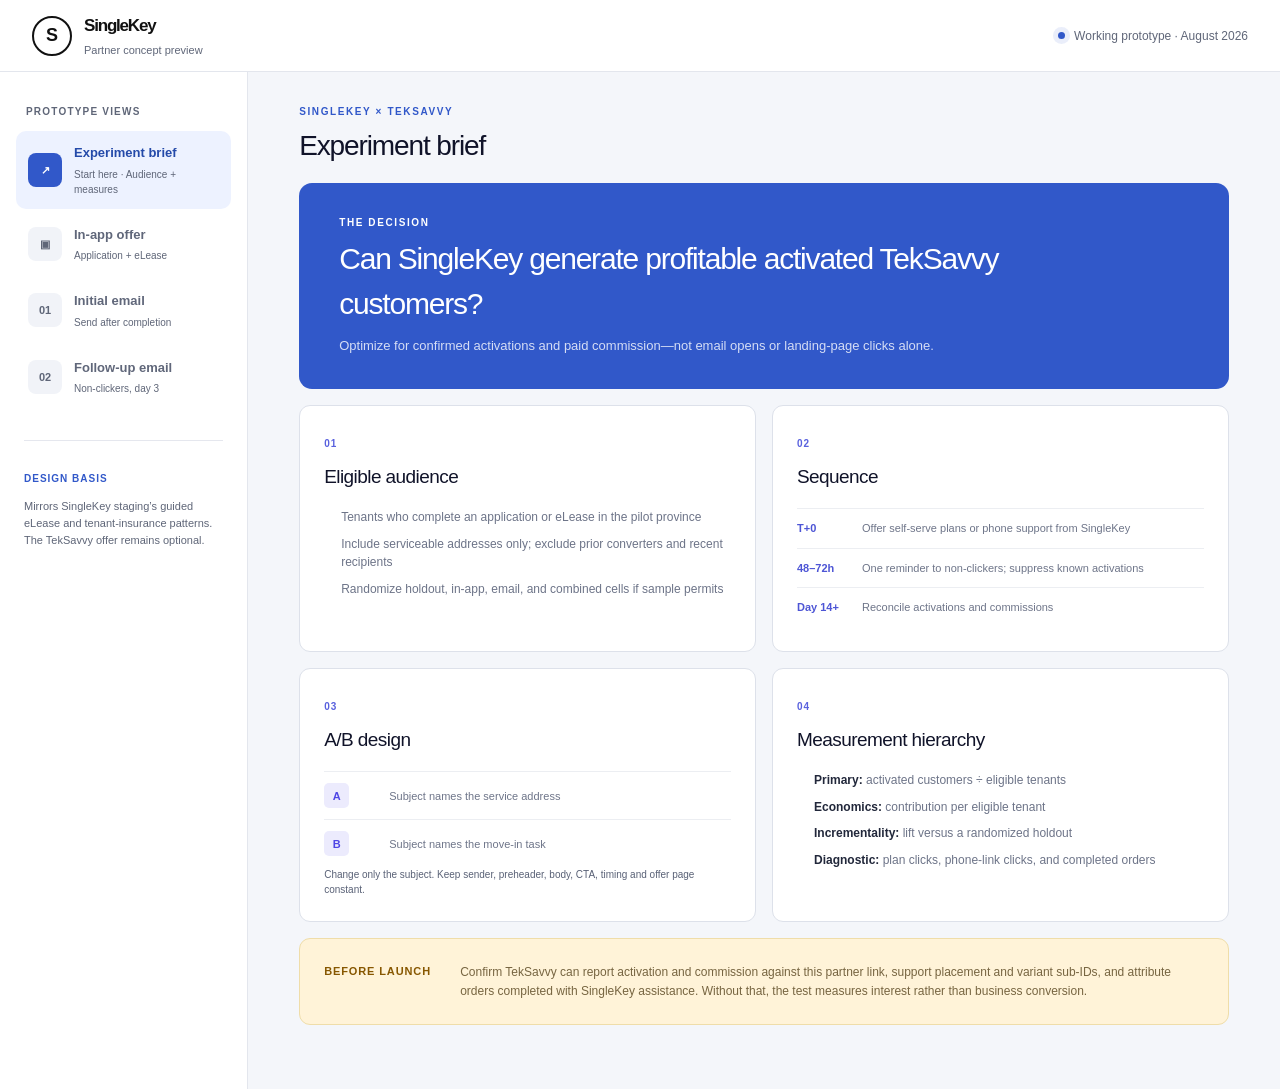
<file: index.html>
<!DOCTYPE html><html lang="en"><head><meta charSet="utf-8"/><meta name="viewport" content="width=device-width, initial-scale=1"/><link rel="stylesheet" href="./assets/index-CnsBTPaM.css" data-rsc-css-href="./assets/index-CnsBTPaM.css" data-precedence="vite-rsc/importer-resources"/><link rel="modulepreload" href="./assets/layout-segment-context-BPsfwGK8.js" crossorigin=""/><link rel="modulepreload" href="./assets/rolldown-runtime-S-ySWqyJ.js" crossorigin=""/><link rel="modulepreload" href="./assets/index-CbfKGfXr.js" crossorigin=""/><link rel="modulepreload" href="./assets/framework-CXnKph_e.js" crossorigin=""/><link rel="modulepreload" href="./assets/page-Dp7Dufvm-static3.js" crossorigin=""/><title>SingleKey × TekSavvy Conversion Prototype</title><meta name="description" content="Interactive in-app and email prototypes for the SingleKey TekSavvy pilot."/><meta property="og:title" content="SingleKey × TekSavvy Conversion Prototype"/><meta property="og:description" content="From application complete to activated internet customer."/><meta property="og:image" content="https://konraddroeske.github.io/keyconnect-teksavvy-prototype/og.png"/><meta property="og:image:width" content="1730"/><meta property="og:image:height" content="909"/><meta name="twitter:card" content="summary_large_image"/><meta name="twitter:title" content="SingleKey × TekSavvy Conversion Prototype"/><meta name="twitter:description" content="From application complete to activated internet customer."/><meta name="twitter:image" content="https://konraddroeske.github.io/keyconnect-teksavvy-prototype/og.png"/><script>self.__VINEXT_RSC_PARAMS__={}</script><script>self.__VINEXT_RSC_NAV__={"pathname":"/","searchParams":[]}</script><link rel="modulepreload" href="./assets/index-CbfKGfXr.js" />
<style data-vinext-fonts>/* cyrillic-ext */
@font-face {
  font-family: 'Geist';
  font-style: normal;
  font-weight: 100 900;
  font-display: swap;
  src: url(C:/Users/kdroe/Documents/Projects/key-connect/.vinext/fonts/geist-8ac0455e797f/geist-ff2310f5.woff2) format('woff2');
  unicode-range: U+0460-052F, U+1C80-1C8A, U+20B4, U+2DE0-2DFF, U+A640-A69F, U+FE2E-FE2F;
}
/* cyrillic */
@font-face {
  font-family: 'Geist';
  font-style: normal;
  font-weight: 100 900;
  font-display: swap;
  src: url(C:/Users/kdroe/Documents/Projects/key-connect/.vinext/fonts/geist-8ac0455e797f/geist-875ccdd4.woff2) format('woff2');
  unicode-range: U+0301, U+0400-045F, U+0490-0491, U+04B0-04B1, U+2116;
}
/* vietnamese */
@font-face {
  font-family: 'Geist';
  font-style: normal;
  font-weight: 100 900;
  font-display: swap;
  src: url(C:/Users/kdroe/Documents/Projects/key-connect/.vinext/fonts/geist-8ac0455e797f/geist-52306abf.woff2) format('woff2');
  unicode-range: U+0102-0103, U+0110-0111, U+0128-0129, U+0168-0169, U+01A0-01A1, U+01AF-01B0, U+0300-0301, U+0303-0304, U+0308-0309, U+0323, U+0329, U+1EA0-1EF9, U+20AB;
}
/* latin-ext */
@font-face {
  font-family: 'Geist';
  font-style: normal;
  font-weight: 100 900;
  font-display: swap;
  src: url(C:/Users/kdroe/Documents/Projects/key-connect/.vinext/fonts/geist-8ac0455e797f/geist-001175b1.woff2) format('woff2');
  unicode-range: U+0100-02BA, U+02BD-02C5, U+02C7-02CC, U+02CE-02D7, U+02DD-02FF, U+0304, U+0308, U+0329, U+1D00-1DBF, U+1E00-1E9F, U+1EF2-1EFF, U+2020, U+20A0-20AB, U+20AD-20C0, U+2113, U+2C60-2C7F, U+A720-A7FF;
}
/* latin */
@font-face {
  font-family: 'Geist';
  font-style: normal;
  font-weight: 100 900;
  font-display: swap;
  src: url(C:/Users/kdroe/Documents/Projects/key-connect/.vinext/fonts/geist-8ac0455e797f/geist-98bbbccb.woff2) format('woff2');
  unicode-range: U+0000-00FF, U+0131, U+0152-0153, U+02BB-02BC, U+02C6, U+02DA, U+02DC, U+0304, U+0308, U+0329, U+2000-206F, U+20AC, U+2122, U+2191, U+2193, U+2212, U+2215, U+FEFF, U+FFFD;
}

.__font_geist_0wvl52f { font-family: 'Geist', sans-serif; }

.__variable_geist_0wvl52f { --font-geist-sans: 'Geist', sans-serif; }

/* cyrillic-ext */
@font-face {
  font-family: 'Geist Mono';
  font-style: normal;
  font-weight: 100 900;
  font-display: swap;
  src: url(C:/Users/kdroe/Documents/Projects/key-connect/.vinext/fonts/geist-mono-00e989178794/geist-mono-f6b33328.woff2) format('woff2');
  unicode-range: U+0460-052F, U+1C80-1C8A, U+20B4, U+2DE0-2DFF, U+A640-A69F, U+FE2E-FE2F;
}
/* cyrillic */
@font-face {
  font-family: 'Geist Mono';
  font-style: normal;
  font-weight: 100 900;
  font-display: swap;
  src: url(C:/Users/kdroe/Documents/Projects/key-connect/.vinext/fonts/geist-mono-00e989178794/geist-mono-44e03052.woff2) format('woff2');
  unicode-range: U+0301, U+0400-045F, U+0490-0491, U+04B0-04B1, U+2116;
}
/* symbols2 */
@font-face {
  font-family: 'Geist Mono';
  font-style: normal;
  font-weight: 100 900;
  font-display: swap;
  src: url(C:/Users/kdroe/Documents/Projects/key-connect/.vinext/fonts/geist-mono-00e989178794/geist-mono-0638449e.woff2) format('woff2');
  unicode-range: U+2000-2001, U+2004-2008, U+200A, U+23B8-23BD, U+2500-259F;
}
/* vietnamese */
@font-face {
  font-family: 'Geist Mono';
  font-style: normal;
  font-weight: 100 900;
  font-display: swap;
  src: url(C:/Users/kdroe/Documents/Projects/key-connect/.vinext/fonts/geist-mono-00e989178794/geist-mono-971fb274.woff2) format('woff2');
  unicode-range: U+0102-0103, U+0110-0111, U+0128-0129, U+0168-0169, U+01A0-01A1, U+01AF-01B0, U+0300-0301, U+0303-0304, U+0308-0309, U+0323, U+0329, U+1EA0-1EF9, U+20AB;
}
/* latin-ext */
@font-face {
  font-family: 'Geist Mono';
  font-style: normal;
  font-weight: 100 900;
  font-display: swap;
  src: url(C:/Users/kdroe/Documents/Projects/key-connect/.vinext/fonts/geist-mono-00e989178794/geist-mono-44745446.woff2) format('woff2');
  unicode-range: U+0100-02BA, U+02BD-02C5, U+02C7-02CC, U+02CE-02D7, U+02DD-02FF, U+0304, U+0308, U+0329, U+1D00-1DBF, U+1E00-1E9F, U+1EF2-1EFF, U+2020, U+20A0-20AB, U+20AD-20C0, U+2113, U+2C60-2C7F, U+A720-A7FF;
}
/* latin */
@font-face {
  font-family: 'Geist Mono';
  font-style: normal;
  font-weight: 100 900;
  font-display: swap;
  src: url(C:/Users/kdroe/Documents/Projects/key-connect/.vinext/fonts/geist-mono-00e989178794/geist-mono-013b2f2f.woff2) format('woff2');
  unicode-range: U+0000-00FF, U+0131, U+0152-0153, U+02BB-02BC, U+02C6, U+02DA, U+02DC, U+0304, U+0308, U+0329, U+2000-206F, U+20AC, U+2122, U+2191, U+2193, U+2212, U+2215, U+FEFF, U+FFFD;
}

.__font_geist_mono_0mz4ctj { font-family: 'Geist Mono', sans-serif; }

.__variable_geist_mono_0mz4ctj { --font-geist-mono: 'Geist Mono', sans-serif; }

/* cyrillic-ext */
@font-face {
  font-family: 'Inter';
  font-style: normal;
  font-weight: 100 900;
  font-display: swap;
  src: url(C:/Users/kdroe/Documents/Projects/key-connect/.vinext/fonts/inter-9df0d028785c/inter-7249155f.woff2) format('woff2');
  unicode-range: U+0460-052F, U+1C80-1C8A, U+20B4, U+2DE0-2DFF, U+A640-A69F, U+FE2E-FE2F;
}
/* cyrillic */
@font-face {
  font-family: 'Inter';
  font-style: normal;
  font-weight: 100 900;
  font-display: swap;
  src: url(C:/Users/kdroe/Documents/Projects/key-connect/.vinext/fonts/inter-9df0d028785c/inter-e34c5f1b.woff2) format('woff2');
  unicode-range: U+0301, U+0400-045F, U+0490-0491, U+04B0-04B1, U+2116;
}
/* greek-ext */
@font-face {
  font-family: 'Inter';
  font-style: normal;
  font-weight: 100 900;
  font-display: swap;
  src: url(C:/Users/kdroe/Documents/Projects/key-connect/.vinext/fonts/inter-9df0d028785c/inter-6e1a6b2b.woff2) format('woff2');
  unicode-range: U+1F00-1FFF;
}
/* greek */
@font-face {
  font-family: 'Inter';
  font-style: normal;
  font-weight: 100 900;
  font-display: swap;
  src: url(C:/Users/kdroe/Documents/Projects/key-connect/.vinext/fonts/inter-9df0d028785c/inter-656bbed6.woff2) format('woff2');
  unicode-range: U+0370-0377, U+037A-037F, U+0384-038A, U+038C, U+038E-03A1, U+03A3-03FF;
}
/* vietnamese */
@font-face {
  font-family: 'Inter';
  font-style: normal;
  font-weight: 100 900;
  font-display: swap;
  src: url(C:/Users/kdroe/Documents/Projects/key-connect/.vinext/fonts/inter-9df0d028785c/inter-fc83e075.woff2) format('woff2');
  unicode-range: U+0102-0103, U+0110-0111, U+0128-0129, U+0168-0169, U+01A0-01A1, U+01AF-01B0, U+0300-0301, U+0303-0304, U+0308-0309, U+0323, U+0329, U+1EA0-1EF9, U+20AB;
}
/* latin-ext */
@font-face {
  font-family: 'Inter';
  font-style: normal;
  font-weight: 100 900;
  font-display: swap;
  src: url(C:/Users/kdroe/Documents/Projects/key-connect/.vinext/fonts/inter-9df0d028785c/inter-749a3084.woff2) format('woff2');
  unicode-range: U+0100-02BA, U+02BD-02C5, U+02C7-02CC, U+02CE-02D7, U+02DD-02FF, U+0304, U+0308, U+0329, U+1D00-1DBF, U+1E00-1E9F, U+1EF2-1EFF, U+2020, U+20A0-20AB, U+20AD-20C0, U+2113, U+2C60-2C7F, U+A720-A7FF;
}
/* latin */
@font-face {
  font-family: 'Inter';
  font-style: normal;
  font-weight: 100 900;
  font-display: swap;
  src: url(C:/Users/kdroe/Documents/Projects/key-connect/.vinext/fonts/inter-9df0d028785c/inter-1ab1ad55.woff2) format('woff2');
  unicode-range: U+0000-00FF, U+0131, U+0152-0153, U+02BB-02BC, U+02C6, U+02DA, U+02DC, U+0304, U+0308, U+0329, U+2000-206F, U+20AC, U+2122, U+2191, U+2193, U+2212, U+2215, U+FEFF, U+FFFD;
}

.__font_inter_1tlswh9 { font-family: 'Inter', sans-serif; }

.__variable_inter_1tlswh9 { --font-inter: 'Inter', sans-serif; }
</style>
</head><body class="__variable_geist_0wvl52f __variable_geist_mono_0mz4ctj __variable_inter_1tlswh9"><main class="prototype-shell aesthetic-singlekey"><header class="prototype-header"><div class="prototype-brand"><span class="prototype-mark" aria-hidden="true">S</span><div><strong>SingleKey</strong><span>Partner concept preview</span></div></div><div class="prototype-meta"><span class="status-dot" aria-hidden="true"></span>Working prototype · August 2026</div></header><div class="prototype-layout"><aside class="prototype-sidebar"><p class="sidebar-label">Prototype views</p><nav aria-label="Prototype views"><button type="button" class="nav-button active" aria-label="Experiment brief: Start here · Audience + measures" aria-pressed="true"><span class="nav-icon" aria-hidden="true">↗</span><span><strong>Experiment brief</strong><small>Start here · Audience + measures</small></span></button><button type="button" class="nav-button " aria-label="In-app offer: Application + eLease" aria-pressed="false"><span class="nav-icon" aria-hidden="true">▣</span><span><strong>In-app offer</strong><small>Application + eLease</small></span></button><button type="button" class="nav-button " aria-label="Initial email: Send after completion" aria-pressed="false"><span class="nav-icon" aria-hidden="true">01</span><span><strong>Initial email</strong><small>Send after completion</small></span></button><button type="button" class="nav-button " aria-label="Follow-up email: Non-clickers, day 3" aria-pressed="false"><span class="nav-icon" aria-hidden="true">02</span><span><strong>Follow-up email</strong><small>Non-clickers, day 3</small></span></button></nav><div class="sidebar-note"><span>Design basis</span><p>Mirrors SingleKey staging’s guided eLease and tenant-insurance patterns. The TekSavvy offer remains optional.</p></div></aside><section class="prototype-content"><div class="content-heading"><div><p class="content-kicker">SingleKey × TekSavvy</p><h1>Experiment brief</h1></div></div><div class="experiment-grid"><section class="experiment-hero"><p class="content-kicker">THE DECISION</p><h2>Can SingleKey generate profitable activated TekSavvy customers?</h2><p>Optimize for confirmed activations and paid commission—not email opens or landing-page clicks alone.</p></section><section class="experiment-card audience"><span class="card-number">01</span><h3>Eligible audience</h3><ul><li>Tenants who complete an application or eLease in the pilot province</li><li>Include serviceable addresses only; exclude prior converters and recent recipients</li><li>Randomize holdout, in-app, email, and combined cells if sample permits</li></ul></section><section class="experiment-card sequence"><span class="card-number">02</span><h3>Sequence</h3><div class="sequence-row"><b>T+0</b><span>Offer self-serve plans or phone support from SingleKey</span></div><div class="sequence-row"><b>48–72h</b><span>One reminder to non-clickers; suppress known activations</span></div><div class="sequence-row"><b>Day 14+</b><span>Reconcile activations and commissions</span></div></section><section class="experiment-card variants"><span class="card-number">03</span><h3>A/B design</h3><div class="ab-row"><b>A</b><span>Subject names the service address</span></div><div class="ab-row"><b>B</b><span>Subject names the move-in task</span></div><p>Change only the subject. Keep sender, preheader, body, CTA, timing and offer page constant.</p></section><section class="experiment-card metrics"><span class="card-number">04</span><h3>Measurement hierarchy</h3><ol><li><b>Primary:</b> activated customers ÷ eligible tenants</li><li><b>Economics:</b> contribution per eligible tenant</li><li><b>Incrementality:</b> lift versus a randomized holdout</li><li><b>Diagnostic:</b> plan clicks, phone-link clicks, and completed orders</li></ol></section><section class="experiment-callout"><strong>Before launch</strong><p>Confirm TekSavvy can report activation and commission against this partner link, support placement and variant sub-IDs, and attribute orders completed with SingleKey assistance. Without that, the test measures interest rather than business conversion.</p></section></div></section></div></main><script id="_R_">import("./assets/index-CbfKGfXr.js")</script></body></html><script>self.__VINEXT_RSC_CHUNKS__=self.__VINEXT_RSC_CHUNKS__||[];self.__VINEXT_RSC_CHUNKS__.push("2:I[\"8c0f216c4604\",[],\"Children\",1]\n3:I[\"15c18cfaeeff\",[],\"LayoutSegmentProvider\",1]\n4:I[\"8c0f216c4604\",[],\"Slot\",1]\n5:I[\"593f344dc510\",[],\"RedirectBoundary\",1]\n:HL[\"./assets/index-CnsBTPaM.css\",\"style\"]\n")</script><script>self.__VINEXT_RSC_CHUNKS__=self.__VINEXT_RSC_CHUNKS__||[];self.__VINEXT_RSC_CHUNKS__.push("0:{\"__route\":\"route:/\",\"__interceptionContext\":null,\"__layoutIds\":[\"layout:/\"],\"__rootLayout\":\"/\",\"page:/\":\"$L1\",\"layout:/\":[[[[\"$\",\"link\",\"css:./assets/index-CnsBTPaM.css\",{\"rel\":\"stylesheet\",\"precedence\":\"vite-rsc/importer-resources\",\"href\":\"./assets/index-CnsBTPaM.css\",\"data-rsc-css-href\":\"./assets/index-CnsBTPaM.css\"}],\"$undefined\"],[\"$\",\"html\",null,{\"lang\":\"en\",\"children\":[\"$\",\"body\",null,{\"className\":\"__variable_geist_0wvl52f __variable_geist_mono_0mz4ctj __variable_inter_1tlswh9\",\"children\":[\"$\",\"$L2\",null,{}]}]}]],null],\"route:/\":[[[\"$\",\"meta\",null,{\"charSet\":\"utf-8\"}],[[\"$\",\"title\",\"0\",{\"children\":\"SingleKey × TekSavvy Conversion Prototype\"}],[\"$\",\"meta\",\"1\",{\"name\":\"description\",\"content\":\"Interactive in-app and email prototypes for the SingleKey TekSavvy pilot.\"}],[\"$\",\"meta\",\"2\",{\"property\":\"og:title\",\"content\":\"SingleKey × TekSavvy Conversion Prototype\"}],[\"$\",\"meta\",\"3\",{\"property\":\"og:description\",\"content\":\"From application complete to activated internet customer.\"}],[\"$\",\"meta\",\"4\",{\"property\":\"og:image\",\"content\":\"https://konraddroeske.github.io/keyconnect-teksavvy-prototype/og.png\"}],[\"$\",\"meta\",\"5\",{\"property\":\"og:image:width\",\"content\":\"1730\"}],[\"$\",\"meta\",\"6\",{\"property\":\"og:image:height\",\"content\":\"909\"}],[\"$\",\"meta\",\"7\",{\"name\":\"twitter:card\",\"content\":\"summary_large_image\"}],[\"$\",\"meta\",\"8\",{\"name\":\"twitter:title\",\"content\":\"SingleKey × TekSavvy Conversion Prototype\"}],[\"$\",\"meta\",\"9\",{\"name\":\"twitter:description\",\"content\":\"From application complete to activated internet customer.\"}],[\"$\",\"meta\",\"10\",{\"name\":\"twitter:image\",\"content\":\"https://konraddroeske.github.io/keyconnect-teksavvy-prototype/og.png\"}]],[[\"$\",\"meta\",\"0\",{\"name\":\"viewport\",\"content\":\"width=device-width, initial-scale=1\"}]]],[\"$\",\"$L3\",null,{\"segmentMap\":{\"children\":[]},\"children\":[\"$\",\"$L4\",null,{\"id\":\"layout:/\",\"parallelSlots\":\"$undefined\",\"children\":[\"$\",\"$L5\",null,{\"children\":[\"$\",\"$L3\",null,{\"segmentMap\":{\"children\":[]},\"children\":[\"$\",\"$L4\",null,{\"id\":\"page:/\"}]}]}]}]}]],\"__layoutFlags\":{\"layout:/\":\"s\"},\"__artifactCompatibility\":{\"schemaVersion\":1,\"graphVersion\":\"app-route-graph:4uhn5s1wvoptc\",\"deploymentVersion\":\"92db0f94-32da-42ff-94df-15760de88914\",\"appElementsSchemaVersion\":1,\"rscPayloadSchemaVersion\":1,\"rootBoundaryId\":\"/\",\"renderEpoch\":null}}\n")</script><script>self.__VINEXT_RSC_CHUNKS__=self.__VINEXT_RSC_CHUNKS__||[];self.__VINEXT_RSC_CHUNKS__.push("6:I[\"6efdf509a785\",[],\"default\",1]\n1:[\"$\",\"$L6\",null,{\"params\":\"$@7\",\"searchParams\":\"$@8\"}]\n")</script><script>self.__VINEXT_RSC_CHUNKS__=self.__VINEXT_RSC_CHUNKS__||[];self.__VINEXT_RSC_CHUNKS__.push("7:{}\n8:{}\n")</script><script>self.__VINEXT_RSC_DONE__=true</script>
</file>
